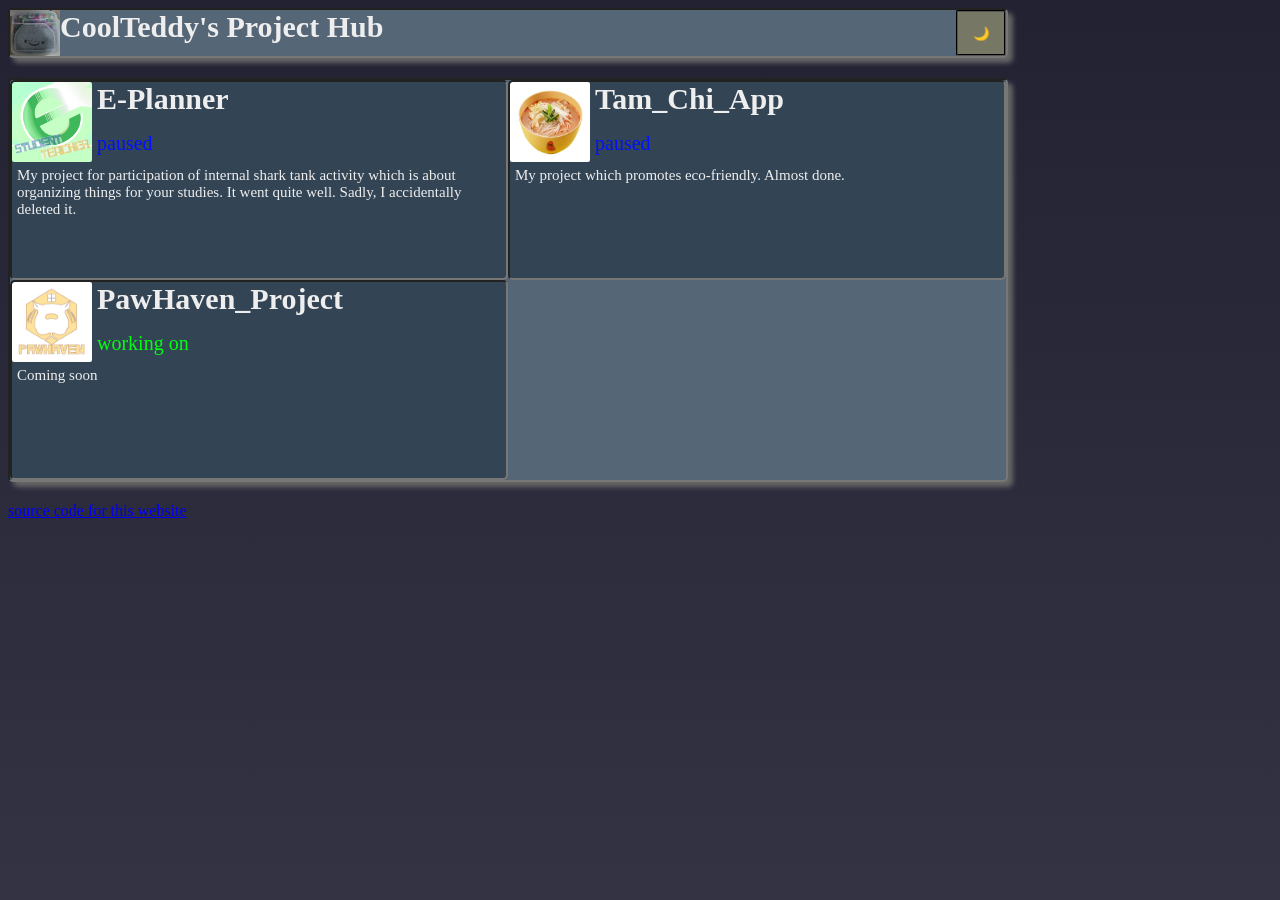
<file: index.html>
<html>
    <head>
        <link rel="stylesheet" href="style.css">
    </head>
    <body>
        <div id="I_MainTitle" class="C_div1 C_div3 C_div4">
            <img src="Images/CoolTeddyLogo.png">
            <b class="C_text1">
                CoolTeddy's Project Hub
            </b>
            <button id="I_ColorModeButton" class="C_button1 C_button2" type="button" onclick="F_ChangeColorMode()"/>
        </div>
        <div id="I_MainPage" class="C_div1 C_div3 C_div4 C_div5">
            Apps
        </div>
        <div id="I_AppPage" class="C_div1 C_div3 C_div4 C_div5">
            <button class="C_button1 C_button2" type="button" onclick="F_redirect('I_AppPage','I_MainPage')">
                go back
            </button>
            <a id="I_AppSourceCodeLink">
                source code
            </a>
            <iframe id="I_AppFrame" width="100%" height="600px">
                The App
            </iframe>
        </div>
        <a href="https://github.com/Cool-Teddy/Cool-Teddy.github.io/">
            source code for this website
        </a>
    </body>
    <script src="script.js"></script>
</html>
</file>
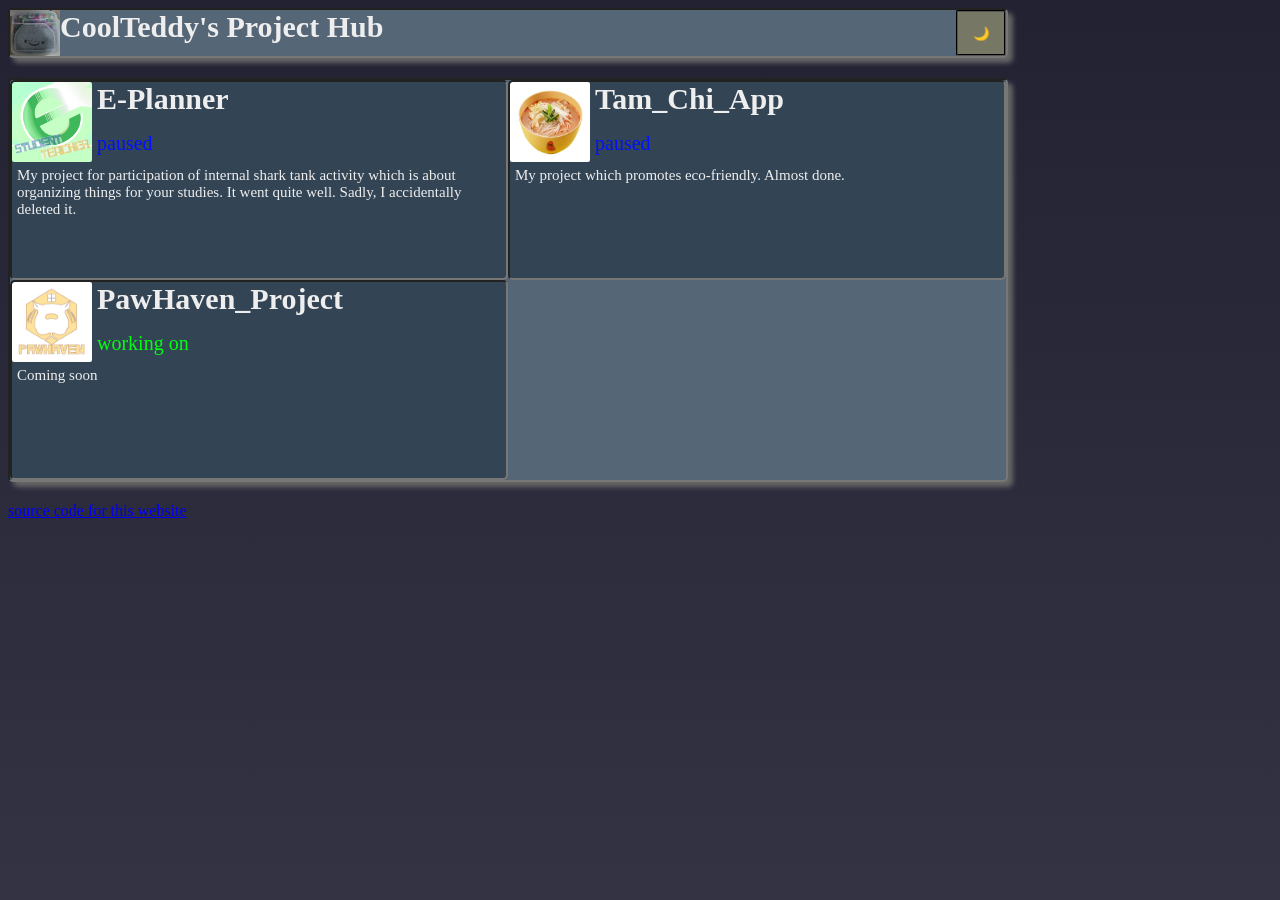
<file: IndexStyleScript.html>
<html>
    <head>
        <style>
            .C_text2
            {
                overflow: hidden;
                text-overflow: ellipsis;
            }
            .C_button2, .C_input2 /* border*/
            {
                border-style: groove;
                border-radius: 2px;
            }
            .C_div3 /* border box*/
            {
                border:2px inset #777;
                border-radius: 5px;
                box-sizing: border-box;
            }
            .C_div4 /* cast shadow*/
            {
                box-shadow: 5px 5px 5px #666;
            }
            .C_div5 /* placement*/
            {
                margin: 20px auto;
                position: relative;
            }
            .C_div6 /* online display*/
            {
                display: inline-block;
            }
            .C_HorizontalCenter
            {
                display: flex;
                justify-content: center;
            }
            .C_VerticalCenter
            {
                display: flex;
                align-items: center;
            }
            .C_FadeOut
            {
                animation: K_Fade 0.51s;
            }
            .C_FadeIn
            {
                animation: K_Fade 0.5s reverse;
            }
            @keyframes K_Fade
            {
                from
                {
                    top: 0;
                    opacity: 1;
                }
                to
                {
                    top: 50px;
                    opacity: 0;
                }
            }
            body
            {
                width: 1000px;
            }
            #I_MainTitle
            {
                width: 100%;
                height: 50px;
                position: sticky;
                top: 0;
                z-index: 999;
            }
            #I_MainTitle img
            {
                width: 50px;
                height: 100%;
                float: left;
            }
            #I_MainTitle b
            {
                font-size: 30px;
            }
            #I_ColorModeButton
            {
                width: 50px;
                height: 100%;
                float: right;
            }
            .C_MainAppBox
            {
                width: 498px;
                height: 200px;
                padding: 5px;
                position: relative;
            }
            .C_MainAppLink
            {
                width: 80px;
                height: 80px;
                position: absolute;
                top: 0;
                left: 0;
                border-radius: 2px;
            }
            .C_MainAppName
            {
                font-size: 30px;
                position: absolute;
                top: -30px;
                left: 85px;
            }
            .C_MainAppStatus
            {
                font-size: 20px;
                position: absolute;
                top: 30px;
                left: 85px;
            }
            .C_MainAppDesc
            {
                font-size: 15px;
                position: absolute;
                top: 70px;
                left: 5px;
            }
            #I_AppPage
            {
                display: none;
            }
        </style>
    </head>
    <body>
        <div id="I_MainTitle" class="C_div1 C_div3 C_div4">
            <img src="Images/CoolTeddyLogo.png">
            <b class="C_text1">
                CoolTeddy's Project Hub
            </b>
            <button id="I_ColorModeButton" class="C_button1 C_button2" type="button" onclick="F_ChangeColorMode()"/>
        </div>
        <div id="I_MainPage" class="C_div1 C_div3 C_div4 C_div5">
            Apps
        </div>
        <div id="I_AppPage" class="C_div1 C_div3 C_div4 C_div5">
            <button class="C_button1 C_button2" type="button" onclick="F_redirect('I_AppPage','I_MainPage')">
                go back
            </button>
            <a id="I_AppSourceCodeLink">
                source code
            </a>
            <iframe id="I_AppFrame" width="100%" height="600px">
                The App
            </iframe>
        </div>
        <a href="https://github.com/Cool-Teddy/Cool-Teddy.github.io/">
            source code for this website
        </a>
    </body>
    <script>
        let V_ColorMode="light", L_ColorModeTargetsDocument=[], L_ColorModeTargetsList=[
        ["I_ColorModeButton","id"],
        ["C_text1","class"],
        ["C_input1","class"],
        ["C_button1","class"],
        ["C_div1","class"],
        ["C_div2","class"],
        ["body","tag"]
        ];
        for(let i=0;i<L_ColorModeTargetsList.length;i++)
        {
            let V_target=L_ColorModeTargetsList[i], V_TargetName=V_target[0], V_TargetType=V_target[1];
            if(V_TargetType=="id")
            {
                L_ColorModeTargetsDocument[i]=document.getElementById(V_TargetName);
            }
            else if(V_TargetType=="class")
            {
                L_ColorModeTargetsDocument[i]=document.getElementsByClassName(V_TargetName);
            }
            else if(V_TargetType=="tag")
            {
                L_ColorModeTargetsDocument[i]=document.getElementsByTagName(V_TargetName);
            }
        }
        let L_AppsList=[
            ["E-Planner",2,"My project for participation of internal shark tank activity which is about organizing things for your studies. It went quite well. Sadly, I accidentally deleted it.","Images/App1.png","https://onlinegdb.com/3d1BUVO4z","https://onlinegdb.com/3d1BUVO4z"],
            ["Tam_Chi_App",2,"My project which promotes eco-friendly. Almost done.","Images/App2.jpeg","https://www.onlinegdb.com/fork/AQX4uMAo5f","https://www.onlinegdb.com/fork/AQX4uMAo5f"],
            ["PawHaven_Project",3,"Coming soon","Images/App3.jpg","",""]
            ], L_StatusList=[
            ["deleted","f00"],
            ["discontinued","dd0"],
            ["paused","01f"],
            ["working on","0f1"]
            ];
        let V_MainAppsText="";
        for(let i=0;i<L_AppsList.length;i++)
        {
            let L_app=L_AppsList[i], V_AppName=L_app[0], V_AppStatus=L_app[1], V_AppDesc=L_app[2], V_AppImage=L_app[3], V_AppLink=L_app[4], V_AppSourceCodeLink=L_app[5], L_status=L_StatusList[V_AppStatus], V_StatusText=L_status[0], V_StatusTextColor=L_status[1];
            V_MainAppsText+="<div class='C_MainAppBox C_div2 C_div3 C_div6 C_text1 C_text2' onclick=\"F_SetupAppPage('"+V_AppLink+"','"+V_AppSourceCodeLink+"')\">";
            V_MainAppsText+="<img class='C_MainAppLink' src='"+V_AppImage+"'>";
            V_MainAppsText+="<p class='C_MainAppName'><b>"+V_AppName+"</b></p>";
            V_MainAppsText+="<p class='C_MainAppStatus' style='color:#"+V_StatusTextColor+";'>"+V_StatusText+"</p>";
            V_MainAppsText+="<p class='C_MainAppDesc'>"+V_AppDesc+"</p>";
            V_MainAppsText+="</div>";
        }
        document.getElementById("I_MainPage").innerHTML=V_MainAppsText;
        F_ChangeColorMode();
        function F_ChangeColorMode()
        {
            if(V_ColorMode=="light")
            {
                V_ColorMode="dark";
                L_ColorModeTargetsDocument[0]. innerHTML="🌙";
                for(let i=0;i<L_ColorModeTargetsDocument[1]. length;i++)
                {
                    L_ColorModeTargetsDocument[1][i]. style. color="#eee";
                }
                for(let i=0;i<L_ColorModeTargetsDocument[2]. length;i++)
                {
                    L_ColorModeTargetsDocument[2][i]. style. backgroundColor="#445";
                    L_ColorModeTargetsDocument[2][i]. style. color="#eee";
                }
                for(let i=0;i<L_ColorModeTargetsDocument[3]. length;i++)
                {
                    L_ColorModeTargetsDocument[3][i]. style. color="#eee";
                    L_ColorModeTargetsDocument[3][i]. style. backgroundColor="#776";
                }
                for(let i=0;i<L_ColorModeTargetsDocument[4]. length;i++)
                {
                    L_ColorModeTargetsDocument[4][i]. style. backgroundColor="#567";
                }
                for(let i=0;i<L_ColorModeTargetsDocument[5]. length;i++)
                {
                    L_ColorModeTargetsDocument[5][i]. style. backgroundColor="#345";
                }
                L_ColorModeTargetsDocument[6][0]. style. backgroundImage="linear-gradient(180deg,#223,#334)";
            }
            else if(V_ColorMode=="dark")
            {
                V_ColorMode="light";
                L_ColorModeTargetsDocument[0]. innerHTML="☀️";
                for(let i=0;i<L_ColorModeTargetsDocument[1]. length;i++)
                {
                    L_ColorModeTargetsDocument[1][i]. style. color="#113";
                }
                for(let i=0;i<L_ColorModeTargetsDocument[2]. length;i++)
                {
                    L_ColorModeTargetsDocument[2][i]. style. backgroundColor="#eee";
                    L_ColorModeTargetsDocument[2][i]. style. color="#111";
                }
                for(let i=0;i<L_ColorModeTargetsDocument[3]. length;i++)
                {
                    L_ColorModeTargetsDocument[3][i]. style. color="#111";
                    L_ColorModeTargetsDocument[3][i]. style. backgroundColor="#eef";
                }
                for(let i=0;i<L_ColorModeTargetsDocument[4]. length;i++)
                {
                    L_ColorModeTargetsDocument[4][i]. style. backgroundColor="#eee";
                }
                for(let i=0;i<L_ColorModeTargetsDocument[5]. length;i++)
                {
                    L_ColorModeTargetsDocument[5][i]. style. backgroundColor="#fff";
                }
                L_ColorModeTargetsDocument[6][0]. style. backgroundImage="linear-gradient(180deg,#eed,#ddc)";
            }
        }
        function F_redirect(hide, show)
        {
            let V_HidePage=document.getElementById(hide), V_ShowPage=document.getElementById(show);
            V_HidePage.classList.remove("C_FadeIn");
            void V_HidePage.offsetWidth;
            V_HidePage.classList.add("C_FadeOut");
            setTimeout(() => F_FadeDelay(V_HidePage, V_ShowPage),500);
        }
        function F_FadeDelay(hide, show)
        {
            hide. style. display="none";
            show.classList.remove("C_FadeOut");
            show.classList.add("C_FadeIn");
            show. style. display="block";
        }
        function F_SetupAppPage(AppUrl,SourceCodeUrl)
        {
            document.getElementById("I_AppFrame").src=AppUrl;
            document.getElementById("I_AppSourceCodeLink").href=SourceCodeUrl;
            F_redirect("I_MainPage", "I_AppPage");
        }
    </script>
</html>
</file>
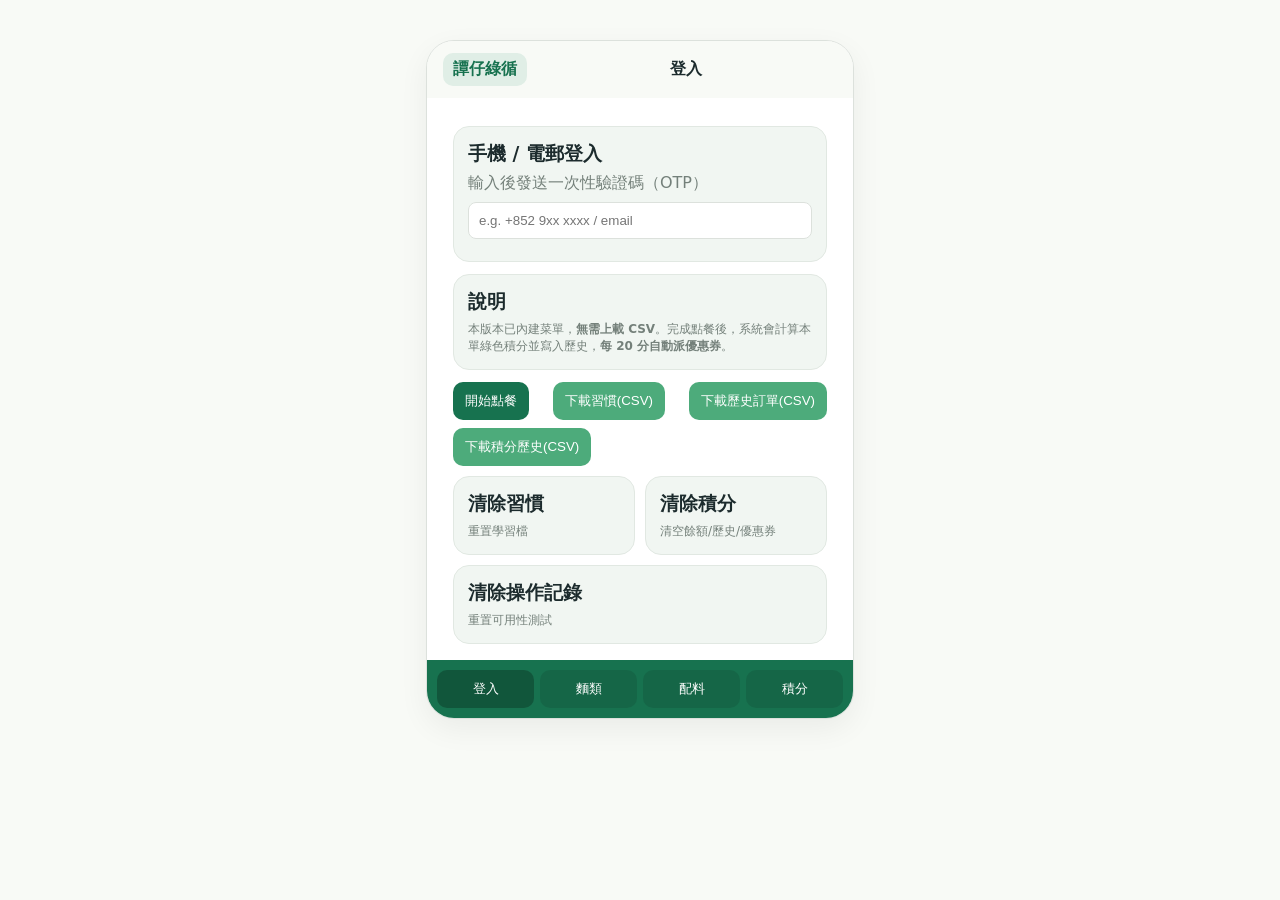
<file: TamJai_AI_App_Prototype_v5_points_ledger 1.html>
<!DOCTYPE html>
<html lang="zh-HK">
<head>
<meta charset="utf-8"/>
<meta name="viewport" content="width=device-width, initial-scale=1"/>
<title>譚仔綠循｜4頁互動雛型（v5：綠色積分＋歷史記錄）</title>
<style>
:root{--primary:#17724F;--secondary:#4DAB7B;--accent:#F7B500;--bg:#F8FAF6;--text:#1C2B2D;--muted:#74807A}
*{box-sizing:border-box} body{margin:0;background:var(--bg);font-family:"Segoe UI",system-ui,-apple-system,BlinkMacSystemFont,"PingFang HK","Noto Sans TC",sans-serif;color:var(--text)}
.container{max-width:460px;margin:24px auto;padding:16px}
.phone{background:#fff;border-radius:28px;border:1px solid #DCE1DC;box-shadow:0 10px 30px rgba(0,0,0,.06);overflow:hidden}
.header{display:flex;gap:8px;align-items:center;padding:12px 16px;background:var(--bg)}
.logo{background:#E0EEE6;color:var(--primary);padding:6px 10px;border-radius:10px;font-weight:800}
.title{margin-left:auto;margin-right:auto;font-weight:700}
.screen{display:none;padding:16px;min-height:560px;animation:fade .25s ease}
@keyframes fade{from{opacity:0;transform:translateY(6px)}to{opacity:1;transform:translateY(0)}}
.card{background:#F1F6F2;border:1px solid #E1E8E2;border-radius:16px;padding:14px;margin:12px 10px;cursor:pointer}
.card h3{margin:0 0 6px 0}
.card p{margin:0;color:var(--muted)}
.row{display:flex;gap:10px;margin:0 10px;flex-wrap:wrap}
.row .card{flex:1 1 calc(50% - 10px);margin:0}
.actions{display:flex;gap:8px;justify-content:space-between;margin:10px;flex-wrap:wrap}
.input{width:100%;padding:10px;border-radius:8px;border:1px solid #DCE1DC;margin:8px 0}
.btn{background:var(--primary);color:#fff;border:none;border-radius:10px;padding:10px 12px;cursor:pointer}
.btn.secondary{background:var(--secondary)}
.btn.ghost{background:transparent;color:var(--primary);border:1px dashed var(--primary)}
.tabbar{display:flex;gap:6px;background:var(--primary);padding:10px}
.tabbar button{flex:1;background:rgba(0,0,0,.1);border:none;color:#fff;padding:10px;border-radius:10px;cursor:pointer}
.tabbar button.active{background:rgba(0,0,0,.25)}
.badge{display:inline-block;background:var(--secondary);color:#fff;padding:2px 8px;border-radius:12px;font-size:12px;margin-left:6px}
.badge.season{background:var(--accent)}
.small{font-size:12px;color:var(--muted)}
.reco{outline:2px dashed var(--secondary)}
.table{width:100%;border-collapse:collapse;margin:8px 0}
.table th,.table td{border-bottom:1px solid #E1E8E2;padding:6px 4px;text-align:left;font-size:12px}
.kpi{display:flex;gap:10px;flex-wrap:wrap}
.kpi .pill{background:#EEF6F0;border:1px solid #DCE1DC;border-radius:12px;padding:8px 10px}
</style>
</head>
<body>
<div class="container">
  <div class="phone">
    <div class="header"><div class="logo">譚仔綠循</div><div id="title" class="title">登入</div></div>

    <!-- P1 Login / Tools -->
    <div id="p1" class="screen" style="display:block">
      <div class="card"><h3>手機 / 電郵登入</h3><p>輸入後發送一次性驗證碼（OTP）</p><input id="idv" class="input" placeholder="e.g. +852 9xx xxxx / email"/></div>
      <div class="card"><h3>說明</h3><p class="small">本版本已內建菜單，<b>無需上載 CSV</b>。完成點餐後，系統會計算本單綠色積分並寫入歷史，<b>每 20 分自動派優惠券</b>。</p></div>
      <div class="actions">
        <button class="btn" onclick="go('p2')">開始點餐</button>
        <button class="btn secondary" onclick="downloadHabitsCSV()">下載習慣(CSV)</button>
        <button class="btn secondary" onclick="downloadOrdersCSV()">下載歷史訂單(CSV)</button>
        <button class="btn secondary" onclick="downloadPointsCSV()">下載積分歷史(CSV)</button>
      </div>
      <div class="row">
        <div class="card" onclick="clearHabits()"><h3>清除習慣</h3><p class="small">重置學習檔</p></div>
        <div class="card" onclick="clearPoints()"><h3>清除積分</h3><p class="small">清空餘額/歷史/優惠券</p></div>
        <div class="card" onclick="clearLog()"><h3>清除操作記錄</h3><p class="small">重置可用性測試</p></div>
      </div>
    </div>

    <!-- P2 Noodle -->
    <div id="p2" class="screen">
      <div class="card"><h3>AI 推薦</h3><p id="reco">系統正根據季節與你的歷史偏好產生推薦</p></div>
      <div id="noodleList" class="row"></div>
      <div class="actions"><button class="btn" onclick="go('p3')">下一步：配料</button></div>
    </div>

    <!-- P3 Toppings (蛋白 → 肉類；豆腐在蔬菜) -->
    <div id="p3" class="screen">
      <div class="card"><h3>AI 建議</h3><p id="aiTip">依據你的歷史偏好與季節提供建議</p></div>
      <h4 style="margin:8px 12px">肉類</h4>
      <div id="proteinList" class="row"></div>
      <h4 style="margin:8px 12px">蔬菜</h4>
      <div id="vegList" class="row"></div>
      <h4 style="margin:8px 12px">湯底</h4>
      <div id="soupList" class="row"></div>
      <h4 style="margin:8px 12px">份量</h4>
      <div class="row">
        <div class="card" id="portionStd" onclick="setPortion('標準')"><h3>標準</h3><p>避免剩食</p></div>
        <div class="card" id="portionLarge" onclick="setPortion('加大')"><h3>加大</h3><p>若常吃不完，將提示改回標準</p></div>
      </div>
      <div class="actions"><button class="btn" onclick="go('p4')">完成並查看積分</button></div>
    </div>

    <!-- P4 Points / History / Coupons -->
    <div id="p4" class="screen">
      <div class="card">
        <h3>綠色積分</h3>
        <div id="pointsSummary" class="kpi" style="margin-top:6px"></div>
        <p id="pointsTips" class="small" style="margin-top:6px"></p>
        <div class="actions" style="justify-content:flex-start">
          <button class="btn secondary" onclick="downloadPointsCSV()">下載積分歷史(CSV)</button>
          <button id="redeemBtn" class="btn ghost" onclick="redeemOneCoupon()" style="display:none">使用 1 張優惠券</button>
        </div>
      </div>

      <div class="card">
        <h3>最近 10 筆積分紀錄</h3>
        <table class="table" id="pointsTable"><thead><tr><th>時間</th><th>本單</th><th>餘額</th><th>累積</th><th>發券</th></tr></thead><tbody></tbody></table>
      </div>

      <div class="card">
        <h3>我的優惠券</h3>
        <div id="couponList" class="small">尚無可用優惠券</div>
      </div>

      <div class="row">
        <div class="card" onclick="downloadLog()"><h3>下載操作記錄</h3><p class="small">CSV：時間、事件、頁面、項目、類別、是否低碳</p></div>
        <div class="card" onclick="restart()"><h3>返回登入</h3><p class="small">重新體驗</p></div>
      </div>

      <div class="card"><h3>規則</h3><p>每選 1 項低碳 +1；同餐上限 +5；<b>累積滿 20 → 自動派 1 張優惠券</b>；拆單不計分</p></div>
    </div>

    <div class="tabbar">
      <button id="t1" class="active" onclick="go('p1')">登入</button>
      <button id="t2" onclick="go('p2')">麵類</button>
      <button id="t3" onclick="go('p3')">配料</button>
      <button id="t4" onclick="go('p4')">積分</button>
    </div>
  </div>
</div>
<script>
// --- Built-in menu ---
const BUILTIN_MENU = [{"id": 1, "name": "米線（清湯）", "category": "noodle", "is_low_carbon": true, "season_tag": "summer", "relative_carbon_score": 0.3, "notes": "清爽、夏季時令"}, {"id": 2, "name": "河粉", "category": "noodle", "is_low_carbon": false, "season_tag": "none", "relative_carbon_score": 0.6, "notes": "口感軟滑"}, {"id": 3, "name": "烏冬", "category": "noodle", "is_low_carbon": false, "season_tag": "winter", "relative_carbon_score": 0.7, "notes": "飽足暖胃"}, {"id": 4, "name": "米粉", "category": "noodle", "is_low_carbon": true, "season_tag": "none", "relative_carbon_score": 0.35, "notes": "輕盈口感"}, {"id": 10, "name": "雞胸", "category": "protein", "is_low_carbon": true, "season_tag": "none", "relative_carbon_score": 0.35, "notes": "較低碳替代"}, {"id": 11, "name": "肥牛", "category": "protein", "is_low_carbon": false, "season_tag": "none", "relative_carbon_score": 0.8, "notes": "高碳，建議替代"}, {"id": 12, "name": "豬頸肉", "category": "protein", "is_low_carbon": false, "season_tag": "none", "relative_carbon_score": 0.65, "notes": "口感彈牙"}, {"id": 13, "name": "豆腐", "category": "vegetable", "is_low_carbon": true, "season_tag": "none", "relative_carbon_score": 0.25, "notes": "植物蛋白，亦可作素食主配"}, {"id": 20, "name": "時令蔬菜", "category": "vegetable", "is_low_carbon": true, "season_tag": "summer", "relative_carbon_score": 0.2, "notes": "供應充足 → 減廚餘"}, {"id": 21, "name": "芽菜", "category": "vegetable", "is_low_carbon": true, "season_tag": "none", "relative_carbon_score": 0.25, "notes": "爽脆口感"}, {"id": 22, "name": "蘿蔔", "category": "vegetable", "is_low_carbon": true, "season_tag": "winter", "relative_carbon_score": 0.22, "notes": "冬季當造"}, {"id": 30, "name": "清湯", "category": "soup", "is_low_carbon": true, "season_tag": "summer", "relative_carbon_score": 0.25, "notes": "炎熱天氣更適合"}, {"id": 31, "name": "麻辣", "category": "soup", "is_low_carbon": false, "season_tag": "winter", "relative_carbon_score": 0.9, "notes": "香辣提味，寒冷時暖胃"}];

// --- Storage keys ---
const LOGKEY='tamjai_log';
const ORDERS_KEY='tamjai_orders';
const PROFILE_KEY='tamjai_habits_profile';
const POINTS_KEY='tamjai_points';

// --- State ---
let MENU = BUILTIN_MENU; let selectedNoodle=null; let portion='標準';
let selected={protein:new Set(), vegetable:new Set(), soup:new Set()};
let orderSaved=false;

// --- Utils ---
function seasonByMonth(m){return (m>=3&&m<=5)?'spring':(m>=6&&m<=8)?'summer':(m>=9&&m<=11)?'autumn':'winter';}
function badgeSpan(text,cls=''){return `<span class="badge ${cls}">${text}</span>`}
function log(evt,extra={}){const arr=JSON.parse(localStorage.getItem(LOGKEY)||'[]');arr.push({time:new Date().toISOString(),page:document.getElementById('title').textContent,event:evt,...extra});localStorage.setItem(LOGKEY,JSON.stringify(arr));}
function clearLog(){localStorage.removeItem(LOGKEY);alert('已清除操作記錄');}
function downloadLog(){const arr=JSON.parse(localStorage.getItem(LOGKEY)||'[]');let csv='time,page,event,item,category,is_low_carbon\n';arr.forEach(x=>{csv+=`${x.time},${x.page},${x.event},${x.item||''},${x.category||''},${x.is_low_carbon??''}\n`});const blob=new Blob([csv],{type:'text/csv'});const a=document.createElement('a');a.href=URL.createObjectURL(blob);a.download='usability_log.csv';a.click();}

// --- Habits (unchanged) ---
function getOrders(){return JSON.parse(localStorage.getItem(ORDERS_KEY)||'[]');}
function saveOrders(arr){localStorage.setItem(ORDERS_KEY,JSON.stringify(arr));}
function computeProfile(){const orders=getOrders().slice(-20); const count=(m,k)=>m[k]=(m[k]||0)+1; const nm={},pm={},sm={}; let lcSum=0,itemsSum=0,large=0; orders.forEach(o=>{if(o.noodle)count(nm,o.noodle); (o.proteins||[]).forEach(x=>count(pm,x)); (o.soups||[]).forEach(x=>count(sm,x)); lcSum+=o.low_carbon_count||0; itemsSum+=o.total_items||0; if(o.portion==='加大') large++;}); const fav=m=>Object.entries(m).sort((a,b)=>b[1]-a[1])[0]?.[0]||null; const profile={total_orders:orders.length,favorite_noodle:fav(nm),top_proteins:Object.entries(pm).sort((a,b)=>b[1]-a[1]).slice(0,2).map(x=>x[0]),top_soups:Object.entries(sm).sort((a,b)=>b[1]-a[1]).slice(0,1).map(x=>x[0]),low_carbon_rate:itemsSum?(lcSum/itemsSum):0,portion_large_rate:orders.length?(large/orders.length):0,updated_at:new Date().toISOString()}; localStorage.setItem(PROFILE_KEY,JSON.stringify(profile)); return profile; }
function getProfile(){const p=localStorage.getItem(PROFILE_KEY); return p? JSON.parse(p): computeProfile();}
function downloadHabitsCSV(){const p=getProfile(); const headers=['total_orders','favorite_noodle','top_proteins','top_soups','low_carbon_rate','portion_large_rate','updated_at']; const row=[p.total_orders, p.favorite_noodle||'', (p.top_proteins||[]).join(';'), (p.top_soups||[]).join(';'), p.low_carbon_rate, p.portion_large_rate, p.updated_at]; let csv=headers.join(',')+'\n'+row.join(','); const blob=new Blob([csv],{type:'text/csv'}); const a=document.createElement('a'); a.href=URL.createObjectURL(blob); a.download='habit_profile.csv'; a.click();}
function downloadOrdersCSV(){const orders=getOrders(); if(orders.length===0){alert('目前沒有歷史訂單'); return;} const headers=['timestamp','noodle','proteins','vegetables','soups','portion','low_carbon_count','total_items']; let csv=headers.join(',')+'\n'; orders.forEach(o=>{csv+=`${o.timestamp||''},${o.noodle||''},"${(o.proteins||[]).join(';')}","${(o.vegetables||[]).join(';')}","${(o.soups||[]).join(';')}",${o.portion||''},${o.low_carbon_count||0},${o.total_items||0}\n`;}); const blob=new Blob([csv],{type:'text/csv'}); const a=document.createElement('a'); a.href=URL.createObjectURL(blob); a.download='orders_history.csv'; a.click();}

// --- Points system ---
function getPoints(){
  const p = JSON.parse(localStorage.getItem(POINTS_KEY)||'null');
  if(p) return p;
  const init={balance:0,lifetime:0,history:[],coupons:[]};
  localStorage.setItem(POINTS_KEY, JSON.stringify(init));
  return init;
}
function savePoints(p){localStorage.setItem(POINTS_KEY, JSON.stringify(p));}
function clearPoints(){localStorage.removeItem(POINTS_KEY); alert('已清除積分與優惠券');}

function awardPoints(orderPts, meta){
  const p = getPoints();
  const beforeBal = p.balance;
  const beforeLife = p.lifetime;
  p.balance += orderPts;
  p.lifetime += orderPts;
  let issued = 0;
  while(p.balance >= 20){
    p.balance -= 20; issued++;
    p.coupons.push({id:'C'+Date.now()+Math.random().toString(16).slice(2,6), status:'issued', issued_at:new Date().toISOString()});
  }
  const entry = {time:new Date().toISOString(), order_pts:orderPts, balance_after:p.balance, lifetime_after:p.lifetime, issued:issued, meta:meta||{}};
  p.history.push(entry); if(p.history.length>200) p.history.shift();
  savePoints(p);
  return entry;
}

function downloadPointsCSV(){
  const p=getPoints();
  let csv='time,order_pts,balance_after,lifetime_after,issued,noodle,proteins,vegetables,soups\n';
  p.history.forEach(h=>{
    const m=h.meta||{};
    csv+=`${h.time},${h.order_pts},${h.balance_after},${h.lifetime_after},${h.issued},"${(m.noodle||'')}","${(m.proteins||[]).join(';')}","${(m.vegetables||[]).join(';')}","${(m.soups||[]).join(';')}"\n`;
  });
  const blob=new Blob([csv],{type:'text/csv'}); const a=document.createElement('a'); a.href=URL.createObjectURL(blob); a.download='points_history.csv'; a.click();
}

function redeemOneCoupon(){
  const p=getPoints();
  const idx=p.coupons.findIndex(c=>c.status==='issued');
  if(idx<0){alert('目前沒有可用優惠券'); return;}
  p.coupons[idx].status='redeemed'; p.coupons[idx].redeemed_at=new Date().toISOString();
  savePoints(p); renderPointsArea(); alert('已使用 1 張優惠券');
}

// --- Router ---
function go(id){document.querySelectorAll('.screen').forEach(s=>s.style.display='none');document.getElementById(id).style.display='block';document.getElementById('title').textContent={p1:'登入',p2:'選擇麵類',p3:'選擇配料',p4:'綠色積分'}[id];document.querySelectorAll('.tabbar button').forEach(b=>b.classList.remove('active'));document.getElementById('t'+id.slice(1)).classList.add('active');if(id==='p2'){renderNoodles();} if(id==='p3'){renderToppings();} if(id==='p4'){finalizeOrder(); renderPointsArea();} log('nav:'+id)}

function buildIndex(){const idx={}; MENU.forEach(o=>idx[o.name]=o); return idx;}

// --- Render Noodles ---
function renderNoodles(){const list=document.getElementById('noodleList'); list.innerHTML=''; const m=MENU.filter(x=>x.category==='noodle'); if(m.length===0){list.innerHTML='<div class="card"><h3>內建菜單遺失</h3></div>'; return;} const curSeason=seasonByMonth(new Date().getMonth()+1); const prof=getProfile(); const scored=m.map(x=>({x,score:(x.is_low_carbon?1:0)+(x.season_tag===curSeason?0.5:0)-(x.relative_carbon_score||0)+(prof.favorite_noodle===x.name?0.4:0)})).sort((a,b)=>b.score-a.score).map(o=>o.x); const reco=scored[0]; let reason=`季節：${curSeason}`; if(reco.is_low_carbon) reason+='｜低碳'; if(prof.favorite_noodle===reco.name) reason+='｜符合你的常點'; document.getElementById('reco').innerHTML=`推薦：${reco.name}${reco.is_low_carbon?badgeSpan('低碳'):''}${reco.season_tag===curSeason?badgeSpan('時令','season'):''}<br><span class='small'>原因：${reason}</span>`; scored.forEach(item=>{const card=document.createElement('div'); card.className='card'; if(item===reco) card.classList.add('reco'); card.innerHTML=`<h3>${item.name}${item.is_low_carbon?badgeSpan('低碳'):''}${item.season_tag===curSeason?badgeSpan('時令','season'):''}</h3><p class='small'>相對碳指標：${item.relative_carbon_score||'-'} ${item.notes?('｜'+item.notes):''}</p>`; card.onclick=()=>{if(selectedNoodle && selectedNoodle.name===item.name){selectedNoodle=null; card.style.outline='none';} else {selectedNoodle=item; [...list.children].forEach(c=>c.style.outline='none'); card.style.outline='2px solid var(--primary)';} log('select_noodle',{item:item.name,category:'noodle',is_low_carbon:item.is_low_carbon});}; list.appendChild(card);}); }

// --- Render Toppings ---
function renderToppings(){const prof=getProfile(); const tips=[]; if(prof.portion_large_rate>0.5) tips.push('你常選加大，建議改為「標準份」以減少剩食'); if(prof.low_carbon_rate<0.4) tips.push('多選擇 \uD83C\uDF3F 低碳選項可更快集分與減碳'); if(prof.top_soups?.[0]) tips.push('你常點「'+prof.top_soups[0]+'」，若天氣炎熱，建議清湯更清爽'); document.getElementById('aiTip').textContent = (tips.length? tips.join('。') : '今日時令食材供應充足，建議多加蔬菜'); renderCategory('protein','proteinList', new Set(prof.top_proteins||[])); renderCategory('vegetable','vegList', new Set()); renderCategory('soup','soupList', new Set(prof.top_soups||[])); document.getElementById('portionStd').style.outline = (prof.portion_large_rate>0.5)?'2px solid var(--secondary)':'none'; }

function renderCategory(cat,containerId,fav){const list=document.getElementById(containerId); list.innerHTML=''; const curSeason=seasonByMonth(new Date().getMonth()+1); MENU.filter(x=>x.category===cat).forEach(item=>{const card=document.createElement('div'); card.className='card'; if(fav && fav.has(item.name)) card.classList.add('reco'); card.innerHTML=`<h3>${item.name}${item.is_low_carbon?badgeSpan('低碳'):''}${item.season_tag===curSeason?badgeSpan('時令','season'):''}</h3><p class='small'>${item.notes||''}</p>`; let sel=false; card.onclick=()=>{sel=!sel; card.style.outline=sel?'2px solid var(--primary)':'none'; if(sel) selected[cat].add(item.name); else selected[cat].delete(item.name); log('select_item',{item:item.name,category:cat,is_low_carbon:item.is_low_carbon});}; list.appendChild(card);}); }

function setPortion(p){portion=p; if(p==='加大'){document.getElementById('aiTip').textContent='你曾出現剩食紀錄，建議改為「標準份」'; log('portion_large');} else {log('portion_standard');}}

// --- Finalize order & award points ---
function finalizeOrder(){
  if(orderSaved){renderPointsArea(); return;}
  const idx = buildIndex();
  let lc=0, total=0;
  const order={ timestamp:new Date().toISOString(), portion, noodle:selectedNoodle?selectedNoodle.name:null,
    proteins:[...selected.protein], vegetables:[...selected.vegetable], soups:[...selected.soup] };
  function countLC(name){if(!name) return; const it=idx[name]; if(it){ total++; if(it.is_low_carbon) lc++; }}
  countLC(order.noodle); order.proteins.forEach(countLC); order.vegetables.forEach(countLC); order.soups.forEach(countLC);
  order.low_carbon_count=lc; order.total_items=total;

  // Save order
  const orders=getOrders(); orders.push(order); if(orders.length>200) orders.shift(); saveOrders(orders);
  computeProfile(); // refresh profile after new order

  // Award points (cap 5 per-order)
  const orderPts = Math.max(0, Math.min(5, lc));
  const entry = awardPoints(orderPts, {noodle:order.noodle, proteins:order.proteins, vegetables:order.vegetables, soups:order.soups});
  orderSaved=true; log('calc_points',{item:orderPts+''});
}

// --- Render points summary, table & coupons ---
function renderPointsArea(){
  const p=getPoints();
  const summary=document.getElementById('pointsSummary');
  summary.innerHTML='';
  const last = p.history[p.history.length-1];
  const orderPts = last? last.order_pts: 0;
  const need = Math.max(0, 20 - p.balance);
  const pills=[`本單 +${orderPts} 分`,`目前餘額 ${p.balance}/20`,`終身累積 ${p.lifetime} 分`,`可用券 ${p.coupons.filter(c=>c.status==='issued').length} 張`];
  pills.forEach(t=>{const span=document.createElement('div'); span.className='pill'; span.textContent=t; summary.appendChild(span);});
  document.getElementById('pointsTips').textContent = need===0? '已達門檻，系統已派發優惠券！' : `再累積 ${need} 分即可獲得 1 張優惠券。`;

  // Table
  const tbody=document.querySelector('#pointsTable tbody'); tbody.innerHTML='';
  p.history.slice(-10).reverse().forEach(h=>{
    const tr=document.createElement('tr');
    tr.innerHTML=`<td>${new Date(h.time).toLocaleString()}</td><td>${h.order_pts}</td><td>${h.balance_after}</td><td>${h.lifetime_after}</td><td>${h.issued>0? '是（'+h.issued+'）':'-'}</td>`;
    tbody.appendChild(tr);
  });

  // Coupons
  const list=document.getElementById('couponList');
  const issued=p.coupons.filter(c=>c.status==='issued');
  const redeemed=p.coupons.filter(c=>c.status==='redeemed');
  let html='';
  if(issued.length===0 && redeemed.length===0){ html='尚無紀錄'; }
  if(issued.length>0){ html += `<div>可用：${issued.length} 張</div>`; issued.forEach(c=>{html+=`<div class='small'>#${c.id}｜發放：${new Date(c.issued_at).toLocaleString()}</div>`}); }
  if(redeemed.length>0){ html += `<div style='margin-top:6px'>已用：${redeemed.length} 張</div>`; redeemed.forEach(c=>{html+=`<div class='small'>#${c.id}｜發放：${new Date(c.issued_at).toLocaleString()}｜使用：${new Date(c.redeemed_at).toLocaleString()}</div>`}); }
  list.innerHTML = html;

  // Redeem button
  document.getElementById('redeemBtn').style.display = issued.length>0? 'inline-block':'none';
}

// --- Init ---
function restart(){orderSaved=false; selectedNoodle=null; portion='標準'; selected={protein:new Set(),vegetable:new Set(),soup:new Set()}; go('p1');}
</script>
</body>
</html>
</file>
<file: style.css>
.C_text2
{
    overflow: hidden;
    text-overflow: ellipsis;
}
.C_button2, .C_input2 /* border*/
{
    border-style: groove;
    border-radius: 2px;
}
.C_div3 /* border box*/
{
    border:2px inset #777;
    border-radius: 5px;
    box-sizing: border-box;
}
.C_div4 /* cast shadow*/
{
    box-shadow: 5px 5px 5px #666;
}
.C_div5 /* placement*/
{
    margin: 20px auto;
    position: relative;
}
.C_div6 /* online display*/
{
    display: inline-block;
}
.C_HorizontalCenter
{
    display: flex;
    justify-content: center;
}
.C_VerticalCenter
{
    display: flex;
    align-items: center;
}
.C_FadeOut
{
    animation: K_Fade 0.51s;
}
.C_FadeIn
{
    animation: K_Fade 0.5s reverse;
}
@keyframes K_Fade
{
    from
    {
        top: 0;
        opacity: 1;
    }
    to
    {
        top: 50px;
        opacity: 0;
    }
}
body
{
    width: 1000px;
}
#I_MainTitle
{
    width: 100%;
    height: 50px;
    position: sticky;
    top: 0;
    z-index: 999;
}
#I_MainTitle img
{
    width: 50px;
    height: 100%;
    float: left;
}
#I_MainTitle b
{
    font-size: 30px;
}
#I_ColorModeButton
{
    width: 50px;
    height: 100%;
    float: right;
}
.C_MainAppBox
{
    width: 498px;
    height: 200px;
    padding: 5px;
    position: relative;
}
.C_MainAppLink
{
    width: 80px;
    height: 80px;
    position: absolute;
    top: 0;
    left: 0;
    border-radius: 2px;
}
.C_MainAppName
{
    font-size: 30px;
    position: absolute;
    top: -30px;
    left: 85px;
}
.C_MainAppStatus
{
    font-size: 20px;
    position: absolute;
    top: 30px;
    left: 85px;
}
.C_MainAppDesc
{
    font-size: 15px;
    position: absolute;
    top: 70px;
    left: 5px;
}
#I_AppPage
{
    display: none;
}
</file>
